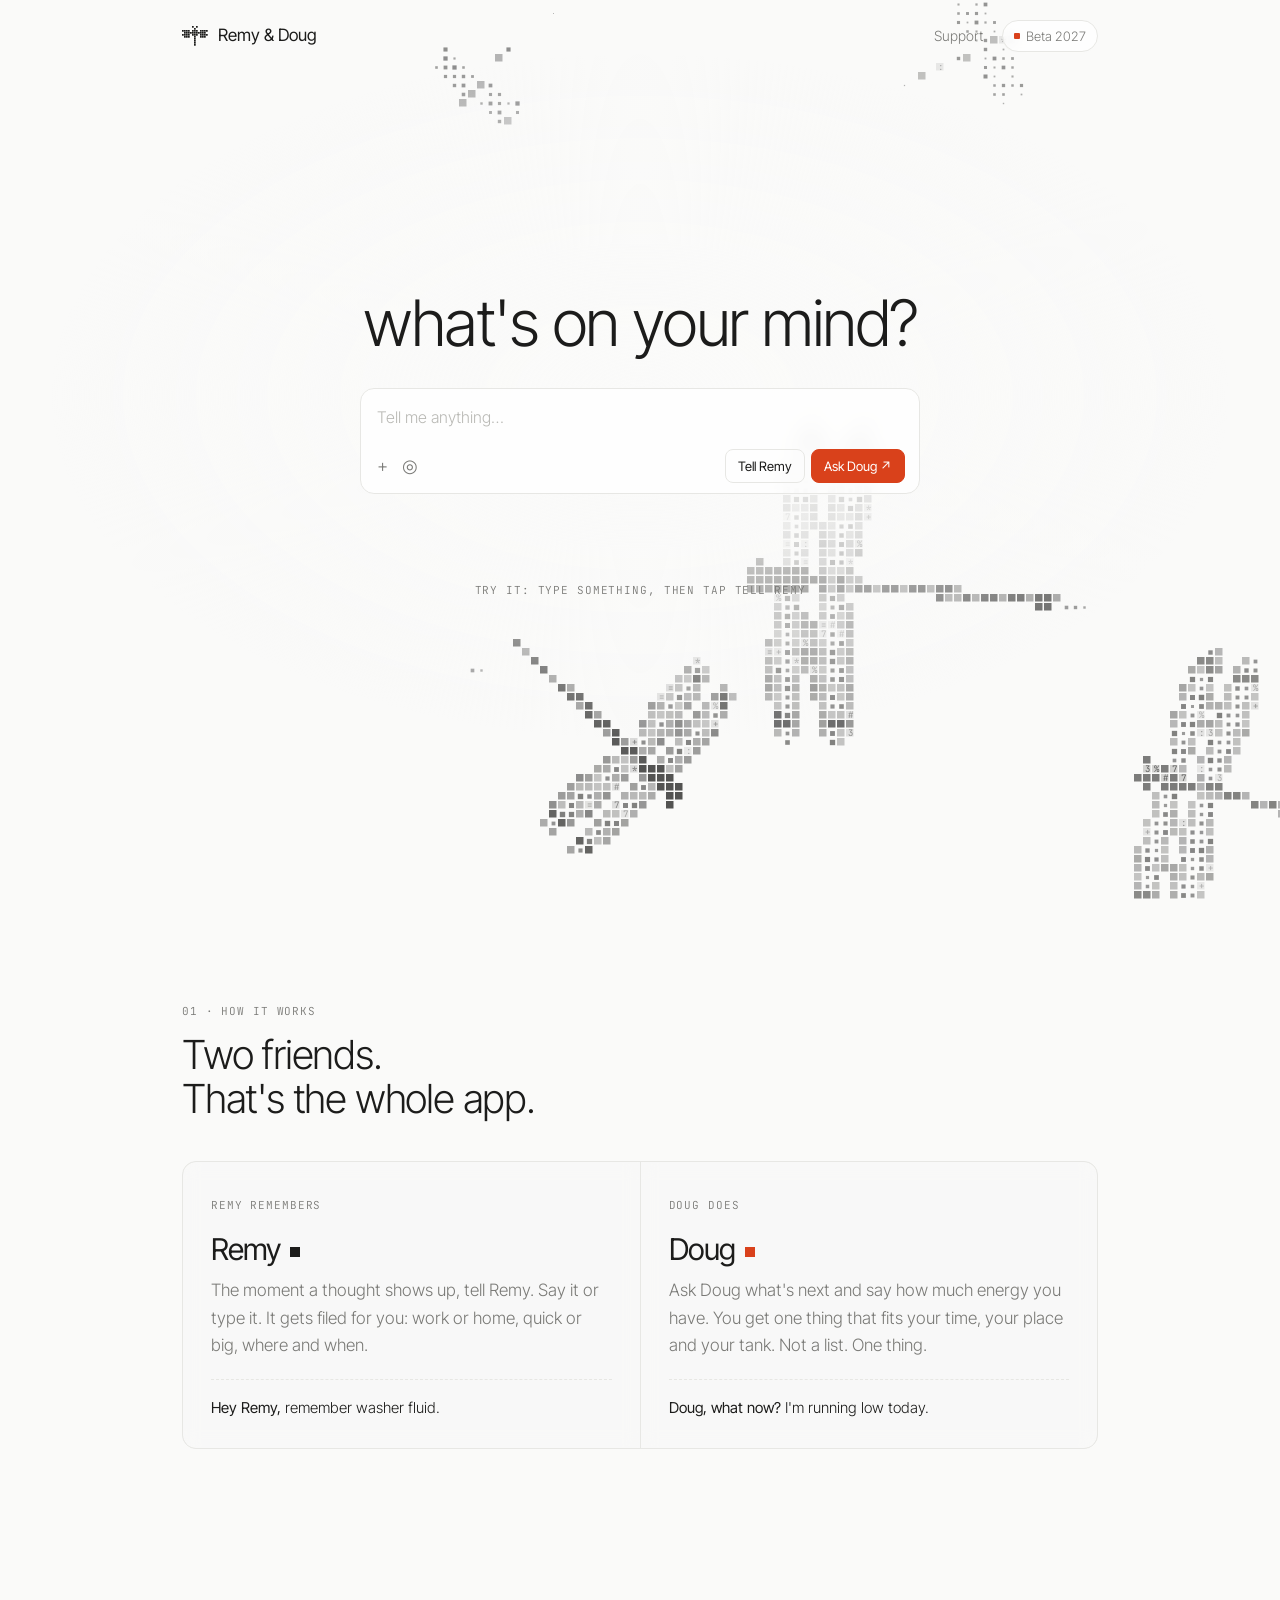
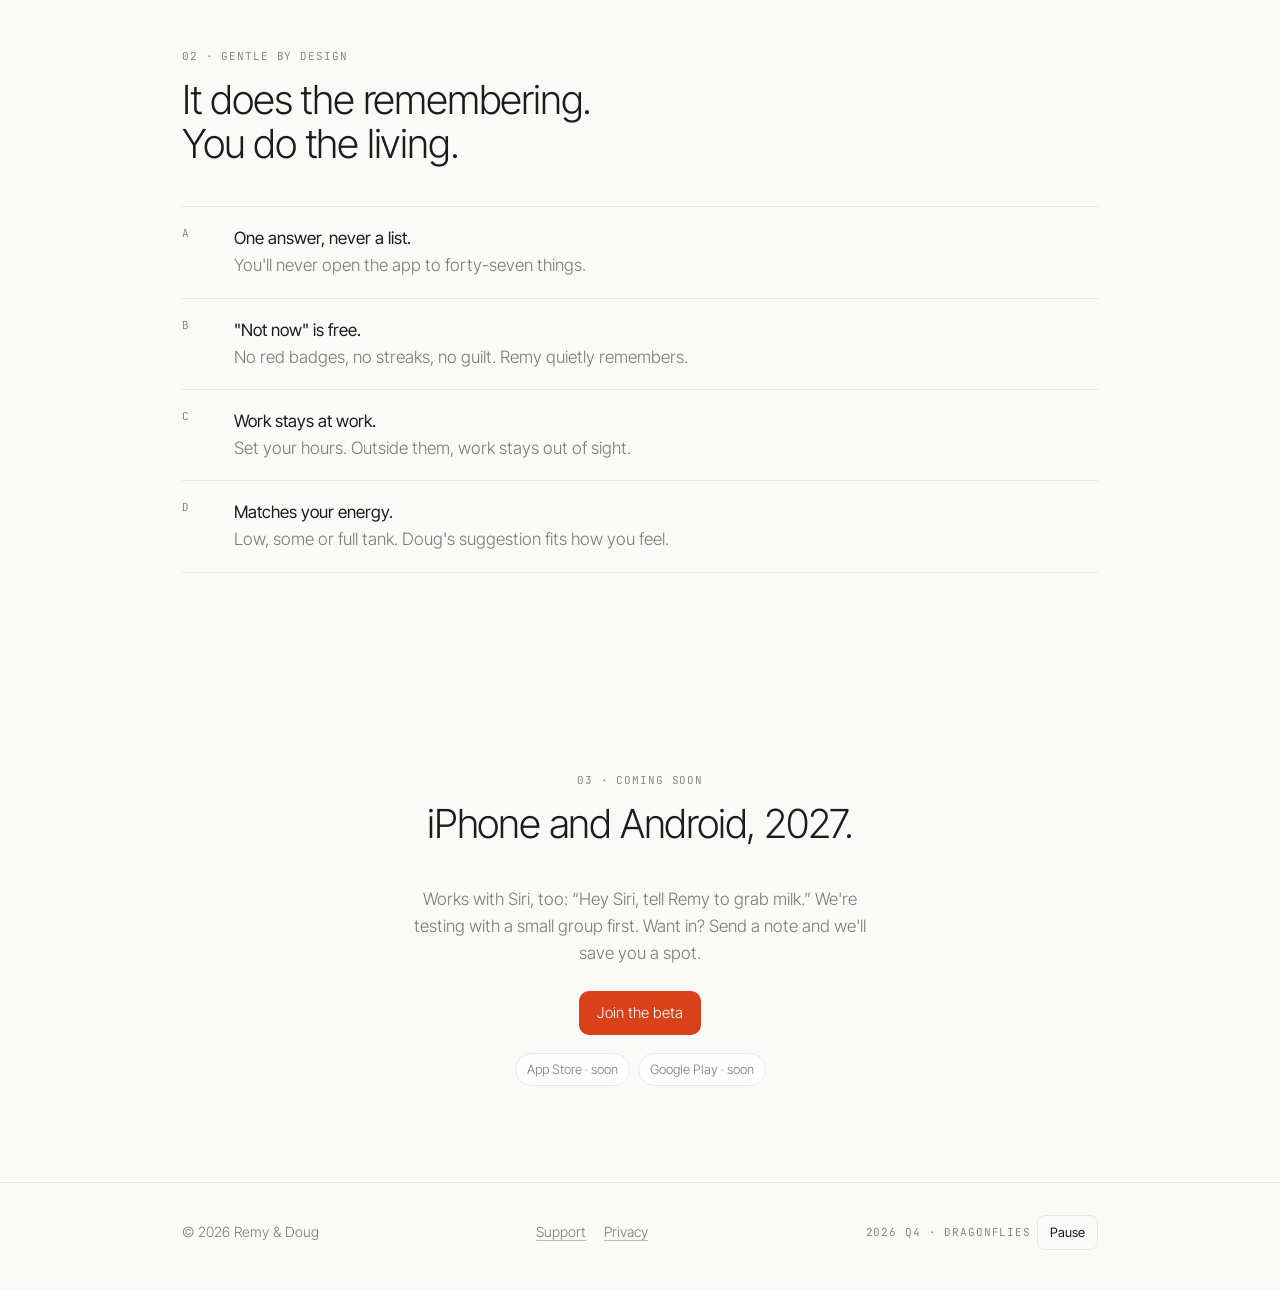
<file: index.html>
<!doctype html>
<html lang="en">
<head>
  <meta charset="utf-8">
  <meta name="viewport" content="width=device-width, initial-scale=1">
  <title>Remy & Doug</title>
  <meta name="description" content="Remy remembers, Doug does. A gentle assistant for busy brains: tell Remy anything, ask Doug for the one thing to do right now.">
  <meta property="og:title" content="Remy & Doug">
  <meta property="og:description" content="Remy remembers, Doug does. A gentle assistant for busy brains: tell Remy anything, ask Doug for the one thing to do right now.">
  <meta property="og:url" content="https://remyanddoug.com/">
  <link rel="canonical" href="https://remyanddoug.com/">
  <meta name="theme-color" content="#FAFAF9" media="(prefers-color-scheme: light)">
  <meta name="theme-color" content="#111111" media="(prefers-color-scheme: dark)">
  <link rel="icon" href="favicon.png" sizes="48x48" type="image/png">
  <link rel="icon" href="favicon.svg" type="image/svg+xml">
  <link rel="apple-touch-icon" href="apple-touch-icon.png">
  <link rel="preconnect" href="https://fonts.googleapis.com">
  <link rel="preconnect" href="https://fonts.gstatic.com" crossorigin>
  <link href="https://fonts.googleapis.com/css2?family=Inter+Tight:wght@300;400;500&family=JetBrains+Mono:wght@400&display=swap" rel="stylesheet">
  <link rel="stylesheet" href="style.css">
</head>
<body>
  <canvas id="sea" aria-hidden="true"></canvas>
  <div class="glow" aria-hidden="true"></div>

  <div class="page">
    <header>
      <div class="wrap">
        <a class="logo" href="./"><svg class="mark" viewBox="0 0 13 10" aria-hidden="true"><rect x="5" y="0" width=".86" height=".86"/><rect x="7" y="0" width=".86" height=".86"/><rect x="6" y="1" width=".86" height=".86"/><rect x="0" y="2" width=".86" height=".86"/><rect x="1" y="2" width=".86" height=".86"/><rect x="2" y="2" width=".86" height=".86"/><rect x="3" y="2" width=".86" height=".86"/><rect x="5" y="2" width=".86" height=".86"/><rect x="6" y="2" width=".86" height=".86"/><rect x="7" y="2" width=".86" height=".86"/><rect x="9" y="2" width=".86" height=".86"/><rect x="10" y="2" width=".86" height=".86"/><rect x="11" y="2" width=".86" height=".86"/><rect x="12" y="2" width=".86" height=".86"/><rect x="1" y="3" width=".86" height=".86"/><rect x="2" y="3" width=".86" height=".86"/><rect x="3" y="3" width=".86" height=".86"/><rect x="4" y="3" width=".86" height=".86"/><rect x="5" y="3" width=".86" height=".86"/><rect x="6" y="3" width=".86" height=".86"/><rect x="7" y="3" width=".86" height=".86"/><rect x="8" y="3" width=".86" height=".86"/><rect x="9" y="3" width=".86" height=".86"/><rect x="10" y="3" width=".86" height=".86"/><rect x="11" y="3" width=".86" height=".86"/><rect x="0" y="4" width=".86" height=".86"/><rect x="1" y="4" width=".86" height=".86"/><rect x="2" y="4" width=".86" height=".86"/><rect x="3" y="4" width=".86" height=".86"/><rect x="5" y="4" width=".86" height=".86"/><rect x="6" y="4" width=".86" height=".86"/><rect x="7" y="4" width=".86" height=".86"/><rect x="9" y="4" width=".86" height=".86"/><rect x="10" y="4" width=".86" height=".86"/><rect x="11" y="4" width=".86" height=".86"/><rect x="12" y="4" width=".86" height=".86"/><rect x="1" y="5" width=".86" height=".86"/><rect x="2" y="5" width=".86" height=".86"/><rect x="3" y="5" width=".86" height=".86"/><rect x="6" y="5" width=".86" height=".86"/><rect x="9" y="5" width=".86" height=".86"/><rect x="10" y="5" width=".86" height=".86"/><rect x="11" y="5" width=".86" height=".86"/><rect x="6" y="6" width=".86" height=".86"/><rect x="6" y="7" width=".86" height=".86"/><rect x="6" y="8" width=".86" height=".86"/><rect x="6" y="9" width=".86" height=".86"/></svg><span>Remy &amp; Doug</span></a>
        <nav class="nav" aria-label="Main"><a href="support.html">Support</a><a class="pill" href="./#soon"><span class="dot"></span>Beta 2027</a></nav>
      </div>
    </header>

    <main>
      <div class="wrap hero">
        <h1>what's on your mind?</h1>
        <form class="ask" id="ask" autocomplete="off">
          <label for="thought" style="position:absolute;left:-9999px">Your thought</label>
          <input id="thought" maxlength="120" placeholder="Tell me anything…">
          <div class="row">
            <div class="tools" aria-hidden="true"><span>+</span><span>◎</span></div>
            <div class="btns">
              <button type="submit">Tell Remy</button>
              <button type="button" class="go" id="goBtn">Ask Doug ↗</button>
            </div>
          </div>
        </form>
        <div class="reply" id="reply" aria-live="polite"></div>
        <p class="mono hint">Try it: type something, then tap Tell Remy</p>
      </div>

      <section>
        <div class="wrap">
          <span class="mono">01 · How it works</span>
          <h2>Two friends.<br>That's the whole app.</h2>
          <div class="duo">
            <div class="add-word">
              <span class="mono">Remy remembers</span>
              <h3>Remy<span class="tick"></span></h3>
              <p>The moment a thought shows up, tell Remy. Say it or type it. It gets filed for you: work or home, quick or big, where and when.</p>
              <div class="say"><b>Hey Remy,</b> remember washer fluid.</div>
            </div>
            <div class="go-word">
              <span class="mono">Doug does</span>
              <h3>Doug<span class="tick"></span></h3>
              <p>Ask Doug what's next and say how much energy you have. You get one thing that fits your time, your place and your tank. Not a list. One thing.</p>
              <div class="say"><b>Doug, what now?</b> I'm running low today.</div>
            </div>
          </div>
        </div>
      </section>

      <section>
        <div class="wrap">
          <span class="mono">02 · Gentle by design</span>
          <h2>It does the remembering.<br>You do the living.</h2>
          <ul class="rules">
            <li><span class="mono">a</span><div><strong>One answer, never a list.</strong><span class="d">You'll never open the app to forty-seven things.</span></div></li>
            <li><span class="mono">b</span><div><strong>"Not now" is free.</strong><span class="d">No red badges, no streaks, no guilt. Remy quietly remembers.</span></div></li>
            <li><span class="mono">c</span><div><strong>Work stays at work.</strong><span class="d">Set your hours. Outside them, work stays out of sight.</span></div></li>
            <li><span class="mono">d</span><div><strong>Matches your energy.</strong><span class="d">Low, some or full tank. Doug's suggestion fits how you feel.</span></div></li>
          </ul>
        </div>
      </section>

      <section class="soon" id="soon">
        <div class="wrap">
          <span class="mono">03 · Coming soon</span>
          <h2>iPhone and Android, 2027.</h2>
          <p>Works with Siri, too: “Hey Siri, tell Remy to grab milk.” We're testing with a small group first. Want in? Send a note and we'll save you a spot.</p>
          <a class="go" href="mailto:hello@remyanddoug.com?subject=Beta">Join the beta</a>
          <div class="stores"><span class="pill">App Store · soon</span><span class="pill">Google Play · soon</span></div>
        </div>
      </section>
    </main>

    <footer>
      <div class="wrap">
        <span>© 2026 Remy &amp; Doug</span>
        <nav><a href="support.html">Support</a><a href="privacy.html">Privacy</a></nav>
        <div class="controls"><span class="mono" id="season"></span><button type="button" id="pause" aria-pressed="false">Pause</button></div>
      </div>
    </footer>
  </div>

  <script src="art/dragonflies.js"></script>
  <script src="js/sea.js"></script>
  <script>
  // Try-it demo
  const tucked = [];
  const starters = ['Water the basil', 'Reply to Sam’s text', 'Put the laundry in the dryer', 'Find the library book'];
  const reply = document.getElementById('reply');
  const input = document.getElementById('thought');
  const say = (html) => { reply.innerHTML = html; };
  const esc = (s) => s.replace(/[&<>"]/g, c => ({ '&': '&amp;', '<': '&lt;', '>': '&gt;', '"': '&quot;' }[c]));
  const ask = document.getElementById('ask');
  ask.addEventListener('submit', (e) => {
    e.preventDefault();
    const t = input.value.trim();
    if (!t) { input.focus(); return; }
    tucked.push(t);
    input.value = '';
    window.sea && sea.burst(ask);
    say(`<p>Remy’s got it: “${esc(t)}”. Nothing else to do.</p>`);
  });
  document.getElementById('goBtn').addEventListener('click', () => {
    const pool = tucked.length ? tucked : starters;
    const pick = pool[Math.floor(Math.random() * pool.length)];
    say(`<p>Doug says: right now, just this.</p><p class="one">${esc(pick)}</p>`);
  });

  if (window.ART) document.getElementById('season').textContent = `${ART.season} · ${ART.name}`;
  const pauseBtn = document.getElementById('pause');
  pauseBtn.addEventListener('click', () => {
    const p = pauseBtn.getAttribute('aria-pressed') !== 'true';
    pauseBtn.setAttribute('aria-pressed', p);
    pauseBtn.textContent = p ? 'Play' : 'Pause';
    window.sea && sea.setPaused(p);
  });
  </script>
</body>
</html>
</file>
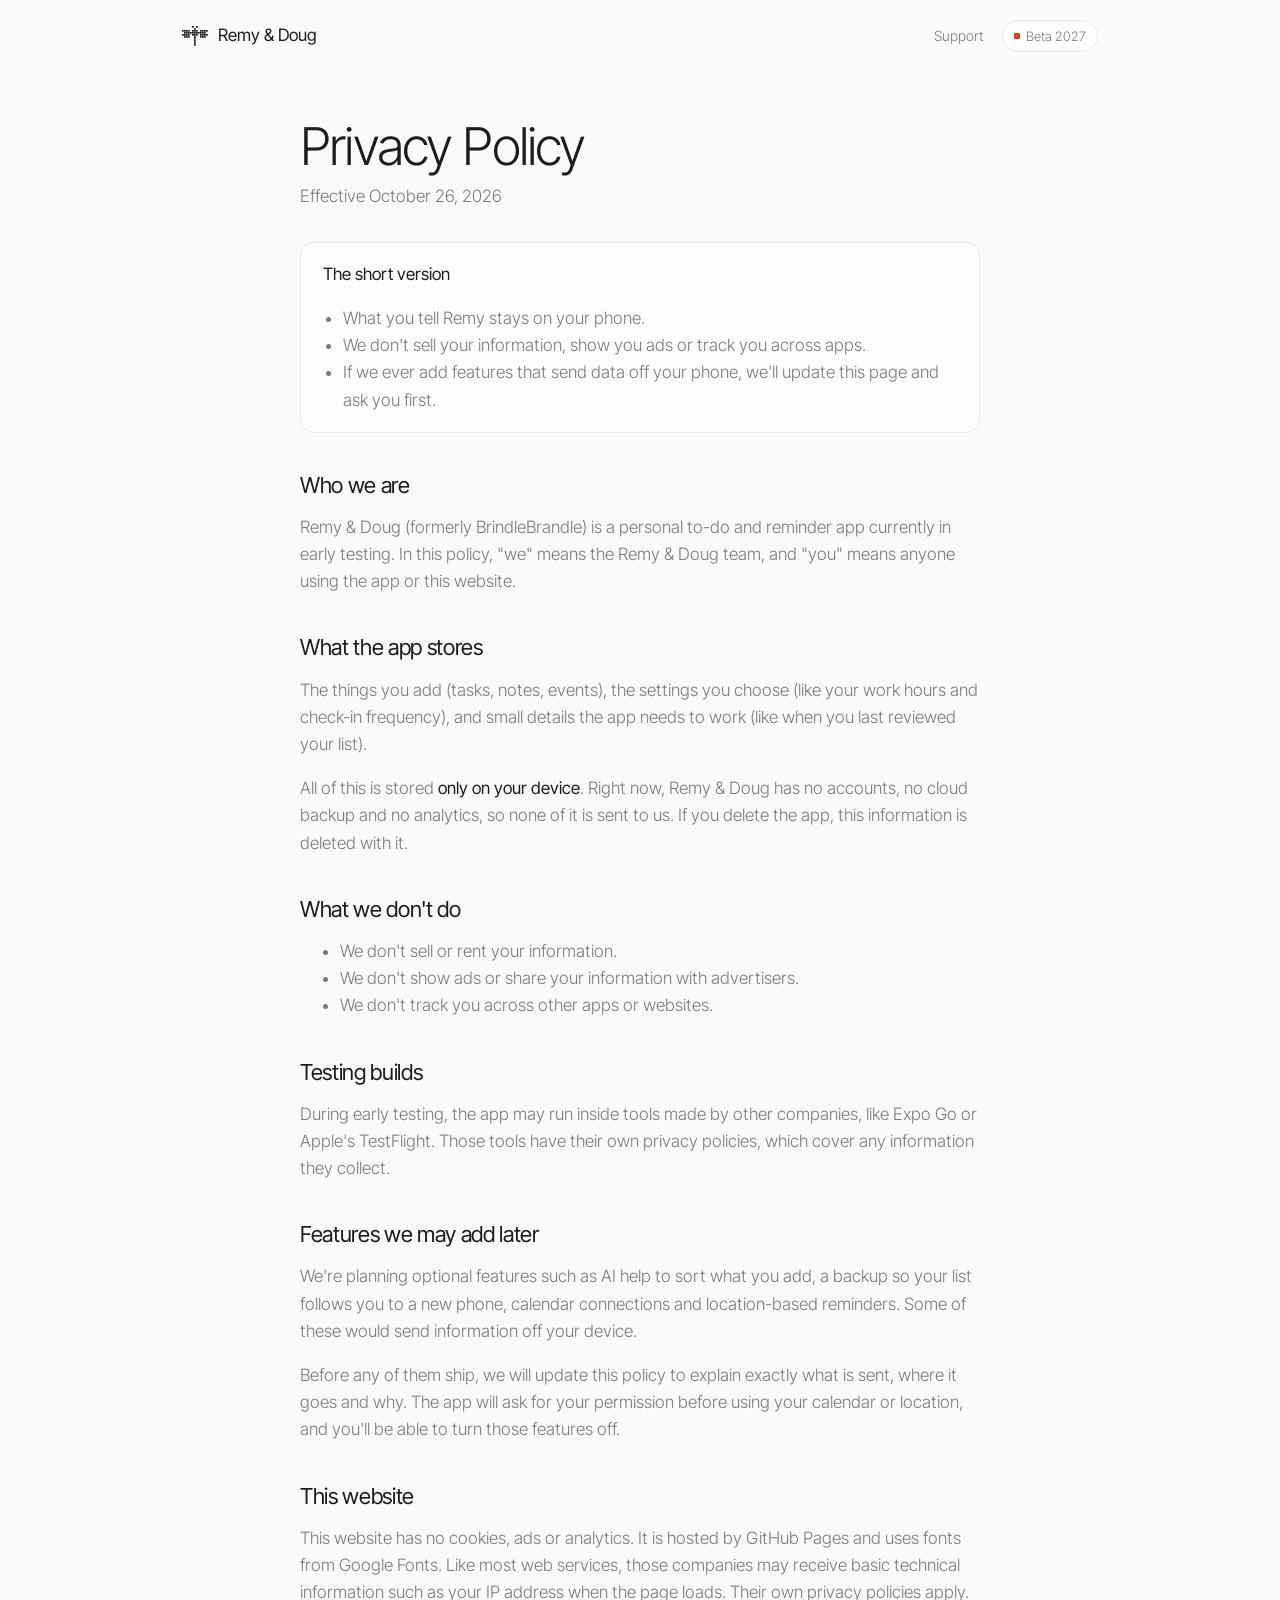
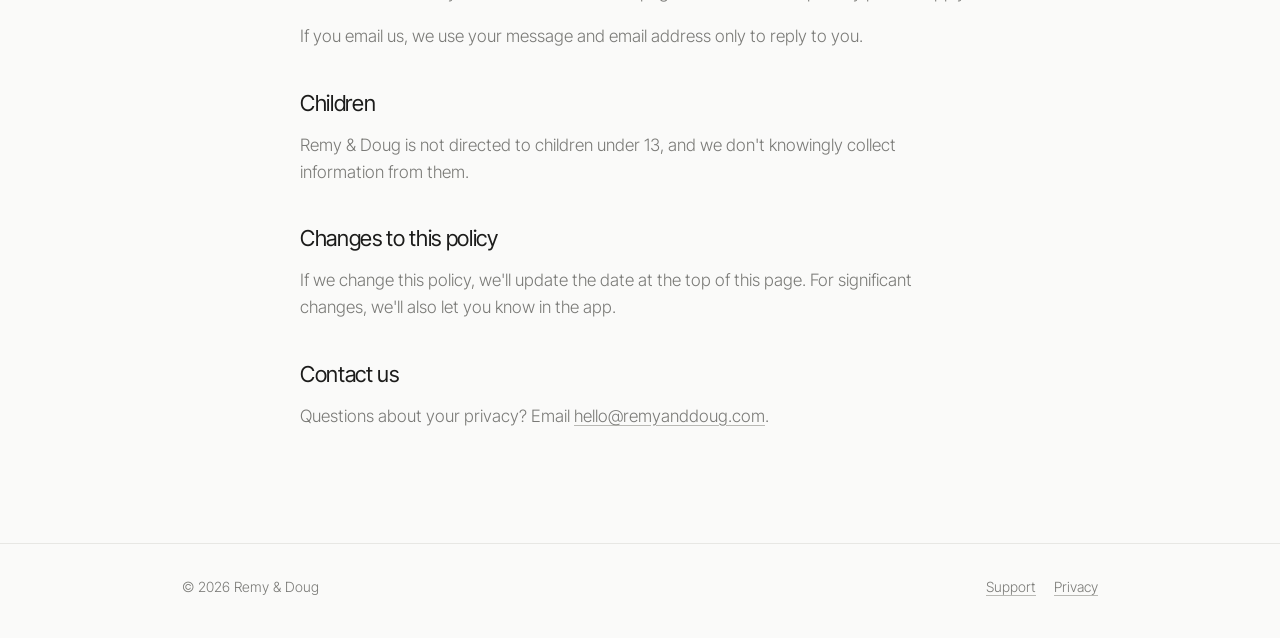
<file: privacy.html>
<!doctype html>
<html lang="en">
<head>
  <meta charset="utf-8">
  <meta name="viewport" content="width=device-width, initial-scale=1">
  <title>Privacy · Remy & Doug</title>
  <meta name="description" content="How Remy & Doug handles your information.">
  <meta property="og:title" content="Privacy · Remy & Doug">
  <meta property="og:description" content="How Remy & Doug handles your information.">
  <meta property="og:url" content="https://remyanddoug.com/privacy.html">
  <link rel="canonical" href="https://remyanddoug.com/privacy.html">
  <meta name="theme-color" content="#FAFAF9" media="(prefers-color-scheme: light)">
  <meta name="theme-color" content="#111111" media="(prefers-color-scheme: dark)">
  <link rel="icon" href="favicon.png" sizes="48x48" type="image/png">
  <link rel="icon" href="favicon.svg" type="image/svg+xml">
  <link rel="apple-touch-icon" href="apple-touch-icon.png">
  <link rel="preconnect" href="https://fonts.googleapis.com">
  <link rel="preconnect" href="https://fonts.gstatic.com" crossorigin>
  <link href="https://fonts.googleapis.com/css2?family=Inter+Tight:wght@300;400;500&family=JetBrains+Mono:wght@400&display=swap" rel="stylesheet">
  <link rel="stylesheet" href="style.css">
</head>
<body>
  <div class="page">
    <header>
      <div class="wrap">
        <a class="logo" href="./"><svg class="mark" viewBox="0 0 13 10" aria-hidden="true"><rect x="5" y="0" width=".86" height=".86"/><rect x="7" y="0" width=".86" height=".86"/><rect x="6" y="1" width=".86" height=".86"/><rect x="0" y="2" width=".86" height=".86"/><rect x="1" y="2" width=".86" height=".86"/><rect x="2" y="2" width=".86" height=".86"/><rect x="3" y="2" width=".86" height=".86"/><rect x="5" y="2" width=".86" height=".86"/><rect x="6" y="2" width=".86" height=".86"/><rect x="7" y="2" width=".86" height=".86"/><rect x="9" y="2" width=".86" height=".86"/><rect x="10" y="2" width=".86" height=".86"/><rect x="11" y="2" width=".86" height=".86"/><rect x="12" y="2" width=".86" height=".86"/><rect x="1" y="3" width=".86" height=".86"/><rect x="2" y="3" width=".86" height=".86"/><rect x="3" y="3" width=".86" height=".86"/><rect x="4" y="3" width=".86" height=".86"/><rect x="5" y="3" width=".86" height=".86"/><rect x="6" y="3" width=".86" height=".86"/><rect x="7" y="3" width=".86" height=".86"/><rect x="8" y="3" width=".86" height=".86"/><rect x="9" y="3" width=".86" height=".86"/><rect x="10" y="3" width=".86" height=".86"/><rect x="11" y="3" width=".86" height=".86"/><rect x="0" y="4" width=".86" height=".86"/><rect x="1" y="4" width=".86" height=".86"/><rect x="2" y="4" width=".86" height=".86"/><rect x="3" y="4" width=".86" height=".86"/><rect x="5" y="4" width=".86" height=".86"/><rect x="6" y="4" width=".86" height=".86"/><rect x="7" y="4" width=".86" height=".86"/><rect x="9" y="4" width=".86" height=".86"/><rect x="10" y="4" width=".86" height=".86"/><rect x="11" y="4" width=".86" height=".86"/><rect x="12" y="4" width=".86" height=".86"/><rect x="1" y="5" width=".86" height=".86"/><rect x="2" y="5" width=".86" height=".86"/><rect x="3" y="5" width=".86" height=".86"/><rect x="6" y="5" width=".86" height=".86"/><rect x="9" y="5" width=".86" height=".86"/><rect x="10" y="5" width=".86" height=".86"/><rect x="11" y="5" width=".86" height=".86"/><rect x="6" y="6" width=".86" height=".86"/><rect x="6" y="7" width=".86" height=".86"/><rect x="6" y="8" width=".86" height=".86"/><rect x="6" y="9" width=".86" height=".86"/></svg><span>Remy &amp; Doug</span></a>
        <nav class="nav" aria-label="Main"><a href="support.html">Support</a><a class="pill" href="./#soon"><span class="dot"></span>Beta 2027</a></nav>
      </div>
    </header>

    <main class="wrap">
        <article class="doc">
          <h1>Privacy Policy</h1>
          <p class="updated">Effective October 26, 2026</p>

          <div class="summary">
            <p><strong>The short version</strong></p>
            <ul>
              <li>What you tell Remy stays on your phone.</li>
              <li>We don't sell your information, show you ads or track you across apps.</li>
              <li>If we ever add features that send data off your phone, we'll update this page and ask you first.</li>
            </ul>
          </div>

          <h2>Who we are</h2>
          <p>Remy &amp; Doug (formerly BrindleBrandle) is a personal to-do and reminder app currently in early testing. In this policy, "we" means the Remy &amp; Doug team, and "you" means anyone using the app or this website.</p>

          <h2>What the app stores</h2>
          <p>The things you add (tasks, notes, events), the settings you choose (like your work hours and check-in frequency), and small details the app needs to work (like when you last reviewed your list).</p>
          <p>All of this is stored <strong>only on your device</strong>. Right now, Remy &amp; Doug has no accounts, no cloud backup and no analytics, so none of it is sent to us. If you delete the app, this information is deleted with it.</p>

          <h2>What we don't do</h2>
          <ul>
            <li>We don't sell or rent your information.</li>
            <li>We don't show ads or share your information with advertisers.</li>
            <li>We don't track you across other apps or websites.</li>
          </ul>

          <h2>Testing builds</h2>
          <p>During early testing, the app may run inside tools made by other companies, like Expo Go or Apple's TestFlight. Those tools have their own privacy policies, which cover any information they collect.</p>

          <h2>Features we may add later</h2>
          <p>We're planning optional features such as AI help to sort what you add, a backup so your list follows you to a new phone, calendar connections and location-based reminders. Some of these would send information off your device.</p>
          <p>Before any of them ship, we will update this policy to explain exactly what is sent, where it goes and why. The app will ask for your permission before using your calendar or location, and you'll be able to turn those features off.</p>

          <h2>This website</h2>
          <p>This website has no cookies, ads or analytics. It is hosted by GitHub Pages and uses fonts from Google Fonts. Like most web services, those companies may receive basic technical information such as your IP address when the page loads. Their own privacy policies apply.</p>
          <p>If you email us, we use your message and email address only to reply to you.</p>

          <h2>Children</h2>
          <p>Remy &amp; Doug is not directed to children under 13, and we don't knowingly collect information from them.</p>

          <h2>Changes to this policy</h2>
          <p>If we change this policy, we'll update the date at the top of this page. For significant changes, we'll also let you know in the app.</p>

          <h2>Contact us</h2>
          <p>Questions about your privacy? Email <a href="mailto:hello@remyanddoug.com">hello@remyanddoug.com</a>.</p>
        </article>
      </main>

    <footer>
      <div class="wrap">
        <span>© 2026 Remy &amp; Doug</span>
        <nav><a href="support.html">Support</a><a href="privacy.html">Privacy</a></nav>
      </div>
    </footer>
  </div>
</body>
</html>
</file>
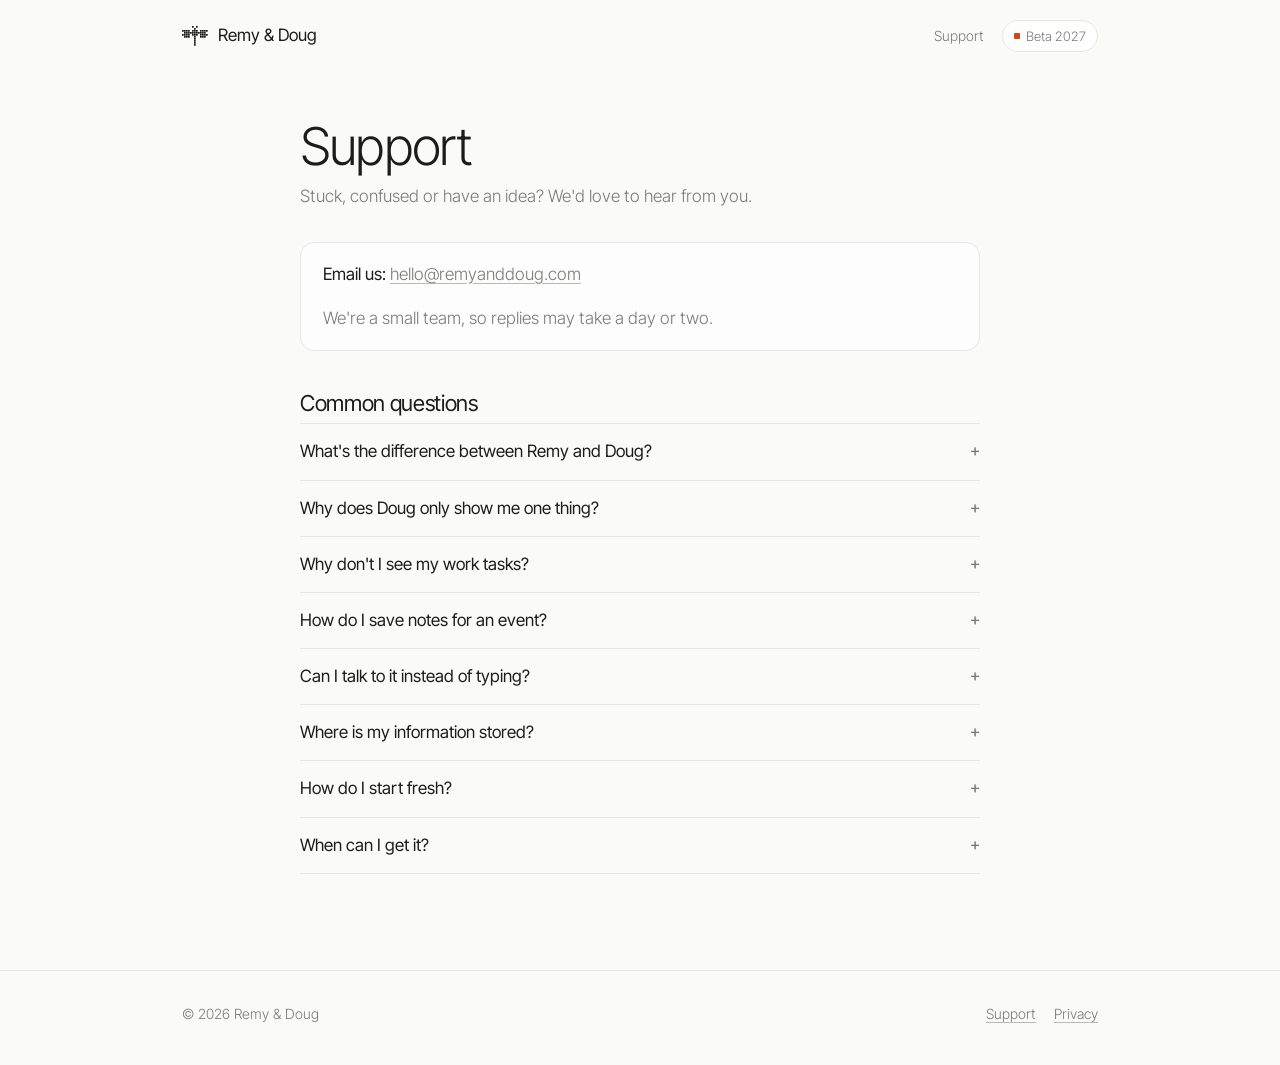
<file: support.html>
<!doctype html>
<html lang="en">
<head>
  <meta charset="utf-8">
  <meta name="viewport" content="width=device-width, initial-scale=1">
  <title>Support · Remy & Doug</title>
  <meta name="description" content="Help and answers for Remy & Doug.">
  <meta property="og:title" content="Support · Remy & Doug">
  <meta property="og:description" content="Help and answers for Remy & Doug.">
  <meta property="og:url" content="https://remyanddoug.com/support.html">
  <link rel="canonical" href="https://remyanddoug.com/support.html">
  <meta name="theme-color" content="#FAFAF9" media="(prefers-color-scheme: light)">
  <meta name="theme-color" content="#111111" media="(prefers-color-scheme: dark)">
  <link rel="icon" href="favicon.png" sizes="48x48" type="image/png">
  <link rel="icon" href="favicon.svg" type="image/svg+xml">
  <link rel="apple-touch-icon" href="apple-touch-icon.png">
  <link rel="preconnect" href="https://fonts.googleapis.com">
  <link rel="preconnect" href="https://fonts.gstatic.com" crossorigin>
  <link href="https://fonts.googleapis.com/css2?family=Inter+Tight:wght@300;400;500&family=JetBrains+Mono:wght@400&display=swap" rel="stylesheet">
  <link rel="stylesheet" href="style.css">
</head>
<body>
  <div class="page">
    <header>
      <div class="wrap">
        <a class="logo" href="./"><svg class="mark" viewBox="0 0 13 10" aria-hidden="true"><rect x="5" y="0" width=".86" height=".86"/><rect x="7" y="0" width=".86" height=".86"/><rect x="6" y="1" width=".86" height=".86"/><rect x="0" y="2" width=".86" height=".86"/><rect x="1" y="2" width=".86" height=".86"/><rect x="2" y="2" width=".86" height=".86"/><rect x="3" y="2" width=".86" height=".86"/><rect x="5" y="2" width=".86" height=".86"/><rect x="6" y="2" width=".86" height=".86"/><rect x="7" y="2" width=".86" height=".86"/><rect x="9" y="2" width=".86" height=".86"/><rect x="10" y="2" width=".86" height=".86"/><rect x="11" y="2" width=".86" height=".86"/><rect x="12" y="2" width=".86" height=".86"/><rect x="1" y="3" width=".86" height=".86"/><rect x="2" y="3" width=".86" height=".86"/><rect x="3" y="3" width=".86" height=".86"/><rect x="4" y="3" width=".86" height=".86"/><rect x="5" y="3" width=".86" height=".86"/><rect x="6" y="3" width=".86" height=".86"/><rect x="7" y="3" width=".86" height=".86"/><rect x="8" y="3" width=".86" height=".86"/><rect x="9" y="3" width=".86" height=".86"/><rect x="10" y="3" width=".86" height=".86"/><rect x="11" y="3" width=".86" height=".86"/><rect x="0" y="4" width=".86" height=".86"/><rect x="1" y="4" width=".86" height=".86"/><rect x="2" y="4" width=".86" height=".86"/><rect x="3" y="4" width=".86" height=".86"/><rect x="5" y="4" width=".86" height=".86"/><rect x="6" y="4" width=".86" height=".86"/><rect x="7" y="4" width=".86" height=".86"/><rect x="9" y="4" width=".86" height=".86"/><rect x="10" y="4" width=".86" height=".86"/><rect x="11" y="4" width=".86" height=".86"/><rect x="12" y="4" width=".86" height=".86"/><rect x="1" y="5" width=".86" height=".86"/><rect x="2" y="5" width=".86" height=".86"/><rect x="3" y="5" width=".86" height=".86"/><rect x="6" y="5" width=".86" height=".86"/><rect x="9" y="5" width=".86" height=".86"/><rect x="10" y="5" width=".86" height=".86"/><rect x="11" y="5" width=".86" height=".86"/><rect x="6" y="6" width=".86" height=".86"/><rect x="6" y="7" width=".86" height=".86"/><rect x="6" y="8" width=".86" height=".86"/><rect x="6" y="9" width=".86" height=".86"/></svg><span>Remy &amp; Doug</span></a>
        <nav class="nav" aria-label="Main"><a href="support.html">Support</a><a class="pill" href="./#soon"><span class="dot"></span>Beta 2027</a></nav>
      </div>
    </header>

    <main class="wrap">
        <article class="doc">
          <h1>Support</h1>
          <p class="updated">Stuck, confused or have an idea? We'd love to hear from you.</p>

          <div class="summary">
            <p><strong>Email us:</strong> <a href="mailto:hello@remyanddoug.com?subject=Remy%20%26%20Doug%20help">hello@remyanddoug.com</a></p>
            <p style="margin:0">We're a small team, so replies may take a day or two.</p>
          </div>

          <h2>Common questions</h2>

          <details>
            <summary>What's the difference between Remy and Doug?</summary>
            <p><strong>Remy remembers.</strong> Tell Remy anything the moment it pops into your head. <strong>Doug does.</strong> Ask Doug "what now?" and you get one suggestion that fits your time, energy and place.</p>
          </details>

          <details>
            <summary>Why does Doug only show me one thing?</summary>
            <p>Long lists can make it harder to start. One clear next step is easier to act on. If it's not the right moment, tap "Not now" and you'll get another, no guilt attached.</p>
          </details>

          <details>
            <summary>Why don't I see my work tasks?</summary>
            <p>Outside the work hours you set, work tasks stay hidden so you can rest. During work hours, you only see work. You can change your hours in Settings.</p>
          </details>

          <details>
            <summary>How do I save notes for an event?</summary>
            <p>Add the event first. Then tell Remy something that mentions it, like "ask about reading level at the conference," and it's saved as a note for that event. A couple of days before, Doug brings all the notes back to you.</p>
          </details>

          <details>
            <summary>Can I talk to it instead of typing?</summary>
            <p>Yes. Tap the microphone on your phone's keyboard and just say it. Siri shortcuts like "Hey Siri, tell Remy…" are on the way.</p>
          </details>

          <details>
            <summary>Where is my information stored?</summary>
            <p>Right now, everything stays on your phone. See our <a href="privacy.html">Privacy Policy</a> for details.</p>
          </details>

          <details>
            <summary>How do I start fresh?</summary>
            <p>Go to Settings and tap "Clear everything." This can't be undone.</p>
          </details>

          <details>
            <summary>When can I get it?</summary>
            <p>Remy &amp; Doug is in early testing. <a href="mailto:hello@remyanddoug.com?subject=Let%20me%20know%20when%20Remy%20%26%20Doug%20launches">Email us</a> if you'd like to hear when it's ready.</p>
          </details>
        </article>
      </main>

    <footer>
      <div class="wrap">
        <span>© 2026 Remy &amp; Doug</span>
        <nav><a href="support.html">Support</a><a href="privacy.html">Privacy</a></nav>
      </div>
    </footer>
  </div>
</body>
</html>
</file>
<file: style.css>
:root {
  --bg: #FAFAF9;
  --ink: #1C1C1B;
  --soft: #7A7A77;
  --faint: #B9B9B5;
  --line: #E7E7E4;
  --card: rgba(255, 255, 255, 0.72);
  --pixel: 28, 28, 27;
  --glow: 250, 250, 249;
  --accent: #D9411B;
  --accent-ink: #FFFFFF;
  --max: 980px;
  color-scheme: light;
}
@media (prefers-color-scheme: dark) {
  :root:not([data-theme="light"]) {
    --bg: #111111;
    --ink: #EDEDEA;
    --soft: #8E8E8A;
    --faint: #4A4A47;
    --line: #262625;
    --card: rgba(24, 24, 23, 0.72);
    --pixel: 236, 236, 232;
    --glow: 17, 17, 17;
    --accent: #F2552B;
    color-scheme: dark;
  }
}
:root[data-theme="dark"] {
  --bg: #111111;
  --ink: #EDEDEA;
  --soft: #8E8E8A;
  --faint: #4A4A47;
  --line: #262625;
  --card: rgba(24, 24, 23, 0.72);
  --pixel: 236, 236, 232;
  --glow: 17, 17, 17;
  --accent: #F2552B;
  color-scheme: dark;
}

* { box-sizing: border-box; }
html { -webkit-text-size-adjust: 100%; }
body {
  margin: 0;
  background: var(--bg);
  color: var(--ink);
  font: 300 17px/1.6 "Inter Tight", ui-sans-serif, -apple-system, sans-serif;
  overflow-x: hidden;
}
.mono { font-family: "JetBrains Mono", ui-monospace, monospace; font-size: 11px; letter-spacing: 0.08em; text-transform: uppercase; color: var(--soft); }
a { color: inherit; text-underline-offset: 3px; text-decoration-color: var(--faint); }
:focus-visible { outline: 2px solid var(--accent); outline-offset: 3px; border-radius: 6px; }

/* Background sea */
#sea { position: fixed; inset: 0; z-index: 0; pointer-events: none; }
.glow {
  position: fixed; inset: 0; z-index: 1; pointer-events: none;
  background: radial-gradient(ellipse 46% 38% at 50% 44%, rgba(var(--glow), 0.96) 0%, rgba(var(--glow), 0.75) 45%, rgba(var(--glow), 0) 100%);
}
.page { position: relative; z-index: 2; }
.wrap { max-width: var(--max); margin: 0 auto; padding: 0 16px; }
@media (min-width: 700px) { .wrap { padding: 0 32px; } }

/* Header */
header .wrap { display: flex; align-items: center; justify-content: space-between; height: 72px; }
.logo { display: flex; align-items: center; gap: 10px; font-weight: 400; font-size: 17px; text-decoration: none; }
.logo svg { width: 26px; height: 20px; }
.logo svg rect { fill: var(--ink); }
.pill {
  display: inline-flex; align-items: center; gap: 6px; padding: 5px 11px;
  border: 1px solid var(--line); border-radius: 999px; background: var(--card);
  backdrop-filter: blur(6px); -webkit-backdrop-filter: blur(6px);
  font-size: 13px; color: var(--soft); text-decoration: none;
}
.pill .dot { width: 6px; height: 6px; border-radius: 1px; background: var(--accent); }

/* Hero */
.hero { min-height: calc(100svh - 72px); display: flex; flex-direction: column; align-items: center; justify-content: center; text-align: center; padding-bottom: 72px; }
h1 { font-weight: 300; font-size: clamp(38px, 7vw, 64px); line-height: 1.05; letter-spacing: -0.035em; margin: 0 0 32px; }
.ask {
  width: 100%; max-width: 560px; text-align: left;
  border: 1px solid var(--line); border-radius: 14px; background: var(--card);
  backdrop-filter: blur(8px); -webkit-backdrop-filter: blur(8px);
  padding: 14px 14px 10px;
}
.ask input {
  width: 100%; border: 0; background: transparent; color: var(--ink);
  font: inherit; font-size: 16px; padding: 2px 2px 18px; outline: none;
}
.ask input::placeholder { color: var(--faint); }
.ask .row { display: flex; align-items: center; justify-content: space-between; gap: 8px; }
.ask .tools { display: flex; gap: 14px; color: var(--soft); font-size: 18px; padding-left: 2px; }
.ask .tools span { cursor: default; line-height: 1; }
.ask .btns { display: flex; gap: 6px; }
button {
  font: inherit; font-size: 13px; font-weight: 400; cursor: pointer;
  border: 1px solid var(--line); background: transparent; color: var(--ink);
  border-radius: 8px; padding: 6px 12px; transition: background .15s, border-color .15s;
}
button:hover { border-color: var(--faint); }
.go { background: var(--accent); border-color: var(--accent); color: var(--accent-ink); }
.go:hover { filter: brightness(1.05); }
.reply { min-height: 64px; margin-top: 16px; max-width: 560px; width: 100%; }
.reply p { margin: 0; color: var(--soft); font-size: 15px; animation: rise .5s ease both; }
.reply .one { color: var(--ink); font-size: 19px; margin-top: 2px; }
@keyframes rise { from { opacity: 0; transform: translateY(6px); } to { opacity: 1; transform: none; } }
.hint { margin-top: 8px; }

/* Sections */
section { padding: 96px 0; }
h2 { font-weight: 300; font-size: clamp(28px, 4.4vw, 40px); letter-spacing: -0.03em; line-height: 1.1; margin: 10px 0 40px; }
.duo { display: grid; gap: 1px; background: var(--line); border: 1px solid var(--line); border-radius: 14px; overflow: hidden; }
@media (min-width: 760px) { .duo { grid-template-columns: 1fr 1fr; } }
.duo > div { background: var(--card); backdrop-filter: blur(8px); -webkit-backdrop-filter: blur(8px); padding: 28px; }
.duo h3 { font-weight: 400; font-size: 30px; letter-spacing: -0.03em; margin: 8px 0 4px; }
.duo h3 .tick { display: inline-block; width: 10px; height: 10px; margin-left: 10px; vertical-align: middle; background: var(--ink); }
.duo .go-word .tick { background: var(--accent); }
.duo p { margin: 0; color: var(--soft); }
.say { margin-top: 20px; padding-top: 16px; border-top: 1px dashed var(--line); font-size: 15px; }
.say b { font-weight: 400; color: var(--ink); }

.rules { list-style: none; padding: 0; margin: 0; border-top: 1px solid var(--line); }
.rules li { display: grid; grid-template-columns: 44px 1fr; gap: 8px; padding: 18px 0; border-bottom: 1px solid var(--line); }
.rules strong { font-weight: 400; }
.rules span.d { color: var(--soft); display: block; }

.soon { text-align: center; }
.soon p { color: var(--soft); max-width: 460px; margin: 0 auto 24px; }
.soon .go { font-size: 15px; padding: 10px 18px; text-decoration: none; display: inline-block; border-radius: 10px; }
.stores { display: flex; justify-content: center; gap: 8px; margin-top: 18px; flex-wrap: wrap; }

footer { padding: 32px 0 40px; border-top: 1px solid var(--line); }
footer .wrap { display: flex; justify-content: space-between; align-items: center; gap: 16px; flex-wrap: wrap; font-size: 14px; color: var(--soft); }
footer nav { display: flex; gap: 18px; }
.controls { display: flex; gap: 6px; align-items: center; }
.controls button[aria-pressed="true"] { background: var(--ink); color: var(--bg); border-color: var(--ink); }

@media (prefers-reduced-motion: reduce) {
  .reply p { animation: none; }
}
  

/* Header nav */
.nav { display: flex; align-items: center; gap: 18px; font-size: 14px; }
.nav a:not(.pill) { color: var(--soft); text-decoration: none; }
.nav a:not(.pill):hover { color: var(--ink); }

/* Privacy and support pages */
.doc { max-width: 680px; margin: 0 auto; padding: 48px 0 96px; }
.doc h1 { font-size: clamp(34px, 6vw, 52px); margin-bottom: 8px; }
.doc h2 { font-size: 22px; font-weight: 400; letter-spacing: -0.015em; margin: 40px 0 8px; }
.doc p, .doc li { color: var(--soft); }
.doc strong { color: var(--ink); font-weight: 400; }
.doc .updated { margin: 0 0 32px; }
.doc .summary { border: 1px solid var(--line); border-radius: 14px; padding: 18px 22px; background: var(--card); }
.doc .summary p:first-child { margin-top: 0; }
.doc .summary ul { margin-bottom: 0; padding-left: 20px; }
.doc details { border-bottom: 1px solid var(--line); padding: 14px 0; }
.doc details:first-of-type { border-top: 1px solid var(--line); }
.doc summary { cursor: pointer; color: var(--ink); font-weight: 400; list-style: none; display: flex; justify-content: space-between; gap: 16px; }
.doc summary::-webkit-details-marker { display: none; }
.doc summary::after { content: "+"; font-family: "JetBrains Mono", monospace; color: var(--soft); }
.doc details[open] summary::after { content: "\2212"; }
.doc details p { margin: 10px 0 2px; }
</file>
